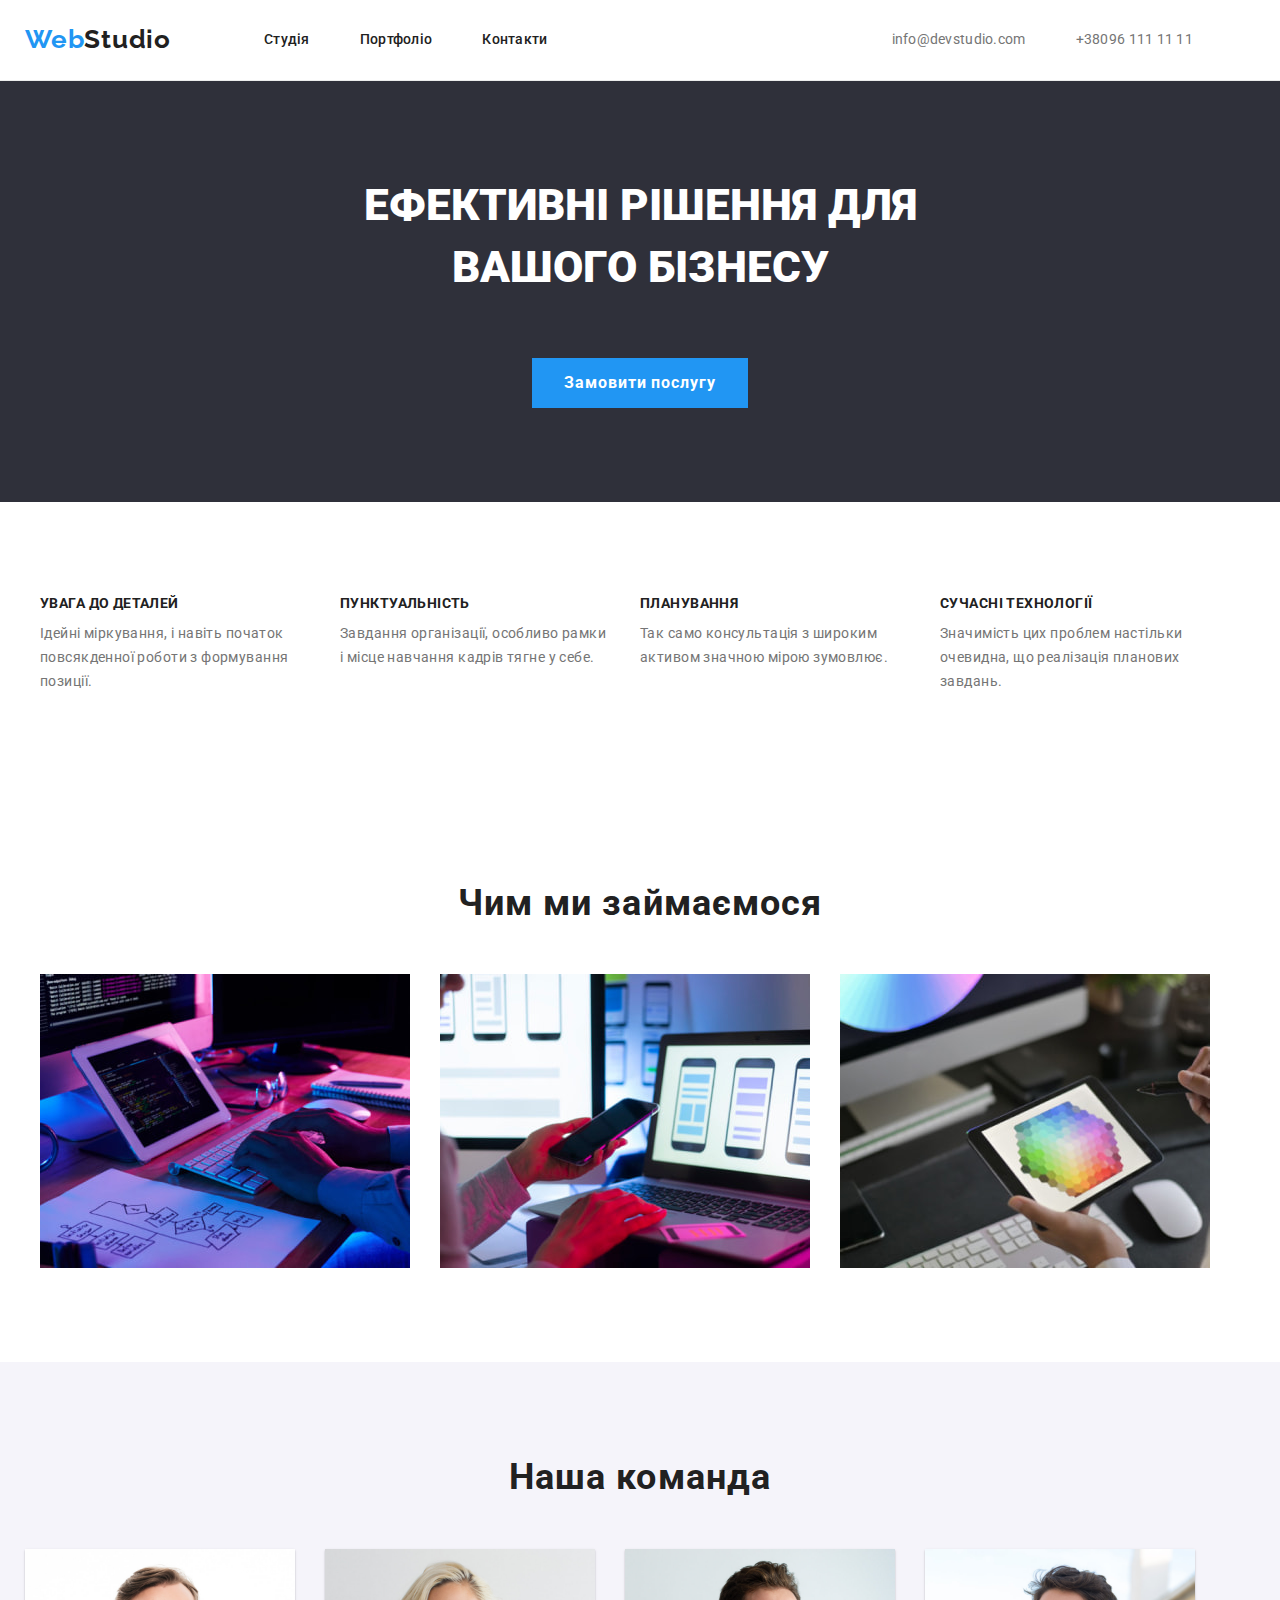
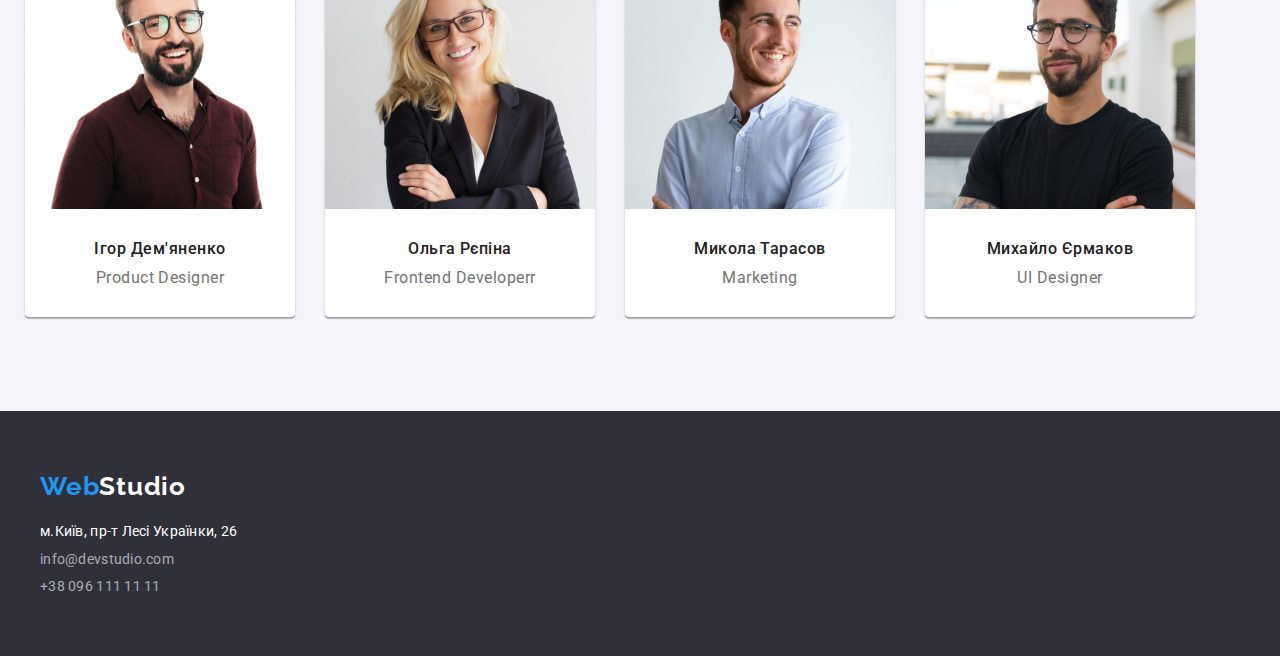
<file: index.html>
<!DOCTYPE html>
<html lang="uk">
  <head>
    <meta charset="UTF-8" />
    <meta http-equiv="X-UA-Compatible" content="IE=edge" />
    <meta name="viewport" content="width=device-width, initial-scale=1.0" />
    <title>WebStudio</title>
    <link
      rel="stylesheet"
      href="https://cdnjs.cloudflare.com/ajax/libs/modern-normalize/1.1.0/modern-normalize.min.css"
    />
    <link rel="stylesheet" href="./css/styles.css" />
    <link rel="preconnect" href="https://fonts.googleapis.com" />
    <link rel="preconnect" href="https://fonts.gstatic.com" crossorigin />
    <link
      href="https://fonts.googleapis.com/css2?family=Raleway:wght@700&family=Roboto:wght@400;500;700;900&display=swap"
      rel="stylesheet"
    />
  </head>
  <body>
    <header class="header">
      <div class="container box">
        <a class="logo-h" href="./index.html"> <span class="logo-web">Web</span>Studio </a>
        <nav class="site-nav">
          <ul class="menu list-reset">
            <li class="menu-list">
              <a class="menu-link" href="#"> Студія </a>
            </li>
            <li class="menu-list">
              <a class="menu-link" href="./portfolio.html"> Портфоліо </a>
            </li>
            <li class="menu-list">
              <a class="menu-link" href="#"> Контакти </a>
            </li>
          </ul>
        </nav>
        <ul class="contacts list-reset">
          <li class="contact-list">
            <a class="contact-link" href="mailto:info@devstudio.com">info@devstudio.com</a>
          </li>
          <li class="contact-list">
            <a class="contact-link" href="tel:+380961111111">+38096 111 11 11</a>
          </li>
        </ul>
      </div>
    </header>

    <main class="main">
      <section class="hero section">
        <div class="container hero-flex">
          <h1 class="hero-title">Ефективні рішення для вашого бізнесу</h1>
          <button class="hero-button" type="button">Замовити послугу</button>
        </div>
      </section>
      <section class="features section">
        <div class="container features-flex">
          <h2 class="visually-hidden">Наші переваги</h2>
          <ul class="features-list list-reset">
            <li class="features-item">
              <h3 class="features-title">Увага до деталей</h3>
              <p class="features-text">
                Ідейні міркування, і навіть початок повсякденної роботи з формування позиції.
              </p>
            </li>
            <li class="features-item">
              <h3 class="features-title">Пунктуальність</h3>
              <p class="features-text">
                Завдання організації, особливо рамки і місце навчання кадрів тягне у себе.
              </p>
            </li>
            <li class="features-item">
              <h3 class="features-title">Планування</h3>
              <p class="features-text">
                Так само консультація з широким активом значною мірою зумовлює.
              </p>
            </li>
            <li class="features-item">
              <h3 class="features-title">Сучасні технології</h3>
              <p class="features-text">
                Значимість цих проблем настільки очевидна, що реалізація планових завдань.
              </p>
            </li>
          </ul>
        </div>
      </section>
      <section class="specifics section">
        <div class="container specific-flex">
          <h2 class="specifics-title">Чим ми займаємося</h2>
          <ul class="specifics-list list-reset">
            <li class="specifics-item">
              <img
                class="specifics-img"
                src="./images/img1.jpg"
                alt="фото верстки сайту"
                width="370"
                height="294"
              />
            </li>
            <li class="specifics-item">
              <img
                class="specifics-img"
                src="./images/img2.jpg"
                alt="фото адаптивної верстки"
                width="370"
                height="294"
              />
            </li>
            <li class="specifics-item">
              <img
                class="specifics-img"
                src="./images/img3.jpg"
                alt="фото вибору дизайну"
                width="370"
                height="294"
              />
            </li>
          </ul>
        </div>
      </section>
      <section class="ourteam section">
        <div class="container ourteam-flex">
          <h2 class="ourteam-title">Наша команда</h2>
          <ul class="ourteam-list list-reset">
            <li class="ourteam-item">
              <img
                class="ourteam-img"
                src="./images/peopleimg1.jpg"
                alt="Фото чоловіка Product Designer"
                width="270"
                height="260"
              />
              <div class="card-text-position">
                <h3 class="ourteam-name">Ігор Дем'яненко</h3>
                <p class="ourteam-text" lang="en">Product Designer</p>
              </div>
            </li>
            <li class="ourteam-item">
              <img
                class="ourteam-img"
                src="./images/peopleimg2.jpg"
                alt="Фото жінки Frontend Developerr"
                width="270"
                height="260"
              />
              <div class="card-text-position">
                <h3 class="ourteam-name">Ольга Рєпіна</h3>
                <p class="ourteam-text" lang="en">Frontend Developerr</p>
              </div>
            </li>
            <li class="ourteam-item">
              <img
                class="ourteam-img"
                src="./images/peopleimg3.jpg"
                alt="Фото чоловіка Marketing"
                width="270"
                height="260"
              />
              <div class="card-text-position">
                <h3 class="ourteam-name">Микола Тарасов</h3>
                <p class="ourteam-text" lang="en">Marketing</p>
              </div>
            </li>
            <li class="ourteam-item">
              <img
                class="ourteam-img"
                src="./images/peopleimg4.jpg"
                alt="Фото чоловіка UI Designer"
                width="270"
                height="260"
              />
              <div class="card-text-position">
                <h3 class="ourteam-name">Михайло Єрмаков</h3>
                <p class="ourteam-text" lang="en">UI Designer</p>
              </div>
            </li>
          </ul>
        </div>
      </section>
    </main>
    <footer class="footer">
      <div class="container footer-flex">
        <a class="logo-f" href="./index.html">
          <span class="logo-web">Web</span><span class="logo-studio-f">Studio</span></a
        >
        <address class="address">
          <ul class="address-list list-reset">
            <li class="address-item">
              <a
                class="address-link"
                href="https://goo.gl/maps/TEvmrjmiFiPLDedQ6"
                target="_blank"
                rel="noopener noreferrer nofollow"
                ><span class="maps-location">м.Київ, пр-т Лесі Українки, 26</span></a
              >
            </li>
            <li class="address-item">
              <a class="address-link" href="mailto:info@devstudio.com">info@devstudio.com </a>
            </li>
            <li class="address-item">
              <a class="address-link" href="tel:+380961111111">+38 096 111 11 11</a>
            </li>
          </ul>
        </address>
      </div>
    </footer>
  </body>
</html>
</file>
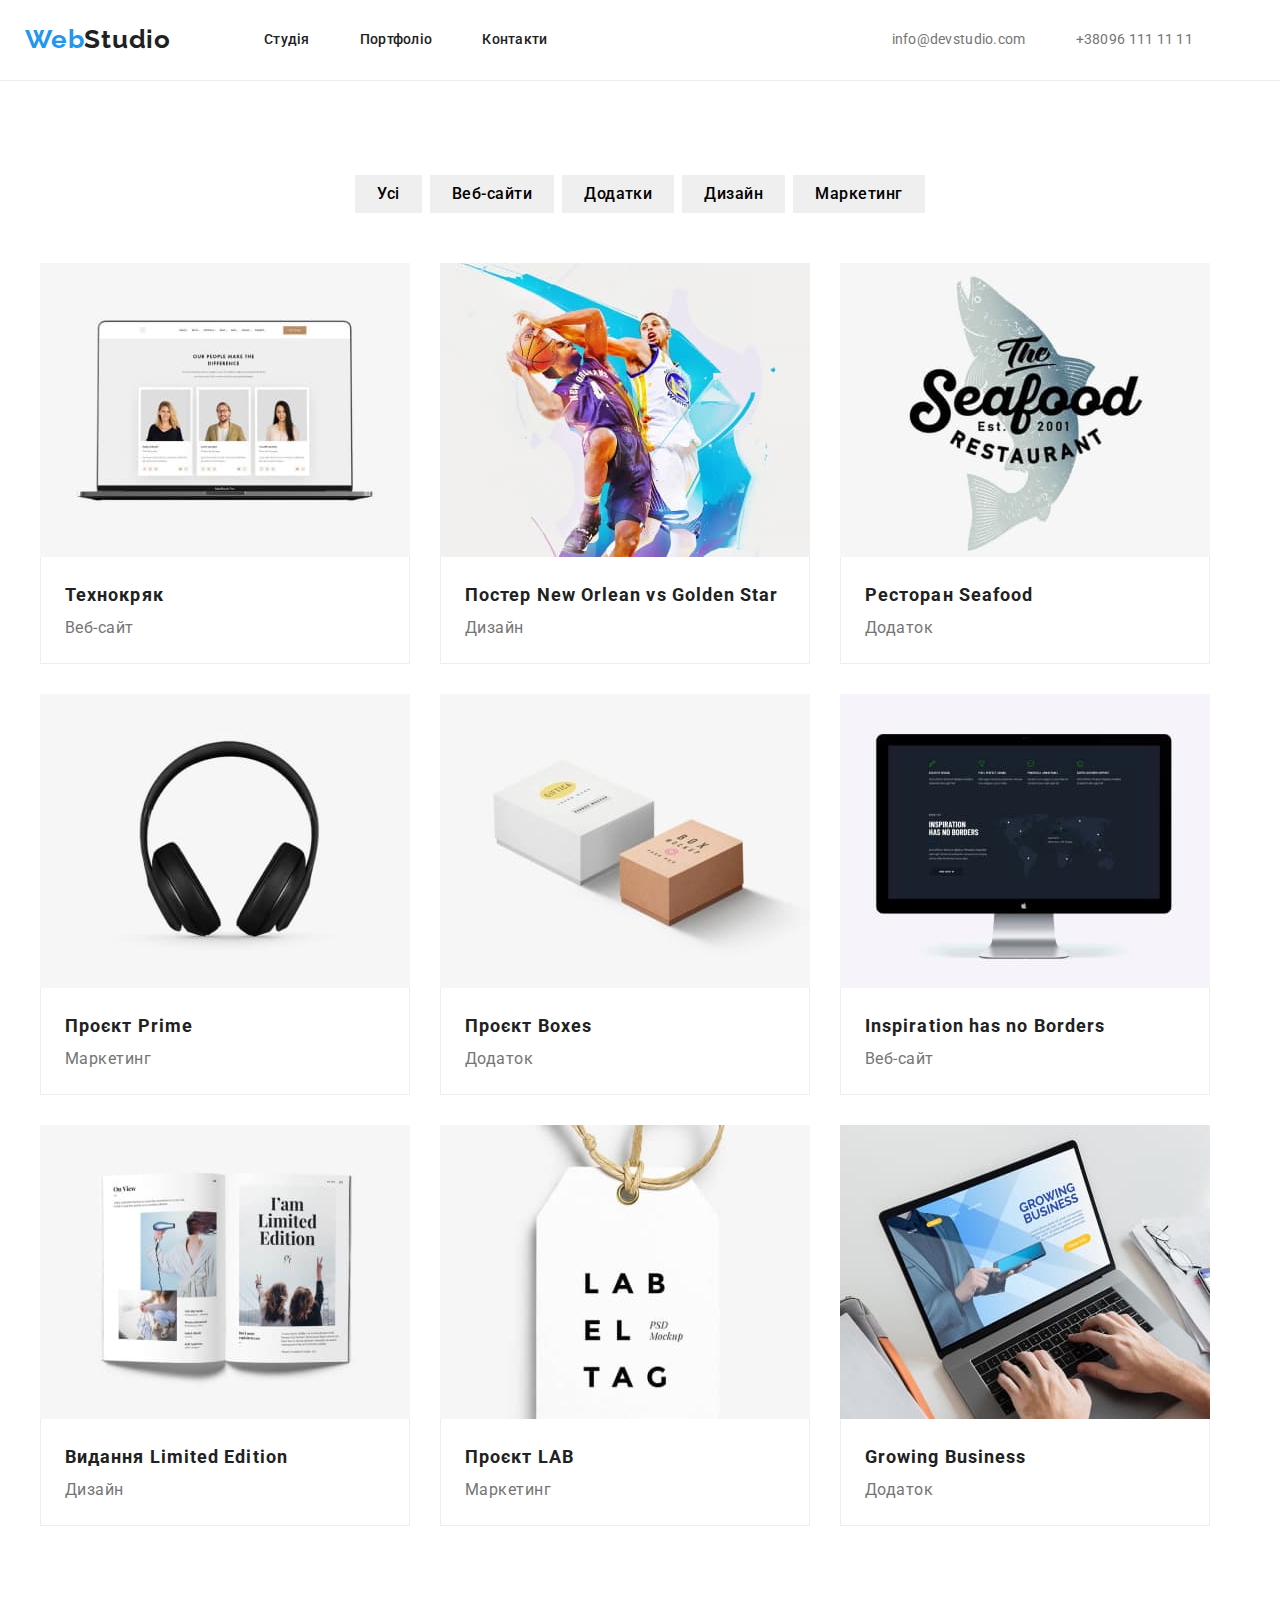
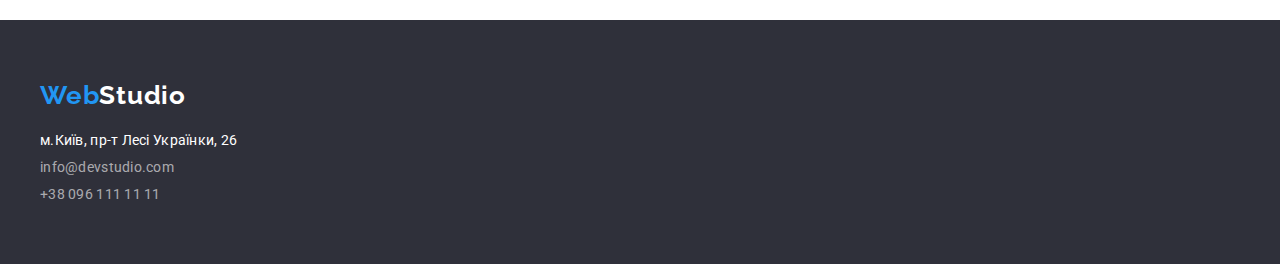
<file: portfolio.html>
<!DOCTYPE html>
<html lang="uk">
  <head>
    <meta charset="UTF-8" />
    <meta http-equiv="X-UA-Compatible" content="IE=edge" />
    <meta name="viewport" content="width=device-width, initial-scale=1.0" />
    <title>Portfolio</title>
    <link
      rel="stylesheet"
      href="https://cdnjs.cloudflare.com/ajax/libs/modern-normalize/1.1.0/modern-normalize.min.css"
    />
    <link rel="stylesheet" href="./css/styles.css" />
    <link rel="preconnect" href="https://fonts.googleapis.com" />
    <link rel="preconnect" href="https://fonts.gstatic.com" crossorigin />
    <link
      href="https://fonts.googleapis.com/css2?family=Raleway:wght@700&family=Roboto:wght@400;500;700;900&display=swap"
      rel="stylesheet"
    />
  </head>
  <body>
    <header class="header">
      <div class="container box">
        <a class="logo-h" href="./index.html">
          <span class="logo-web">Web</span><span class="logo-studio-h">Studio</span>
        </a>
        <nav class="site-nav">
          <ul class="menu list-reset">
            <li class="menu-list">
              <a class="menu-link" href="./index.html"> Студія </a>
            </li>
            <li class="menu-list">
              <a class="menu-link" href="#"> Портфоліо </a>
            </li>
            <li class="menu-list">
              <a class="menu-link" href="#"> Контакти </a>
            </li>
          </ul>
        </nav>
        <ul class="contacts list-reset">
          <li class="contact-list">
            <a class="contact-link" href="mailto:info@devstudio.com">info@devstudio.com</a>
          </li>
          <li class="contact-list">
            <a class="contact-link" href="tel:+380961111111">+38096 111 11 11</a>
          </li>
        </ul>
      </div>
    </header>

    <main class="main">
      <section class="portfolio section">
        <div class="container portfolio-flex">
          <h1 class="visually-hidden">Наші проекти</h1>
          <ul class="portfolio-filters list-reset">
            <li class="portfolio-button">
              <button class="portfolio-radio-btn" type="button">Усі</button>
            </li>

            <li class="portfolio-button">
              <button class="portfolio-radio-btn" type="button">Веб-сайти</button>
            </li>
            <li class="portfolio-button">
              <button class="portfolio-radio-btn" type="button">Додатки</button>
            </li>
            <li class="portfolio-button">
              <button class="portfolio-radio-btn" type="button">Дизайн</button>
            </li>
            <li class="portfolio-button">
              <button class="portfolio-radio-btn" type="button">Маркетинг</button>
            </li>
          </ul>

          <ul class="portfolio-list list-reset">
            <li class="project-item">
              <img
                class="portfolio-img"
                src="./images/laptop.jpg"
                alt="Ноутбук з відкритим сайтом"
                width="370"
                height="294"
              />
              <div class="portfolio-card-text-positions">
                <h2 class="portfolio-title">Технокряк</h2>
                <p class="portfolio-text">Веб-сайт</p>
              </div>
            </li>

            <li class="portfolio-item">
              <img
                class="portfolio-img"
                src="./images/peopleplaybasketball.jpg"
                alt="Люди грають в баскебол"
                width="370"
                height="294"
              />
              <div class="portfolio-card-text-positions">
                <h2 class="portfolio-title">Постер New Orlean vs Golden Star</h2>
                <p class="portfolio-text">Дизайн</p>
              </div>
            </li>

            <li>
              <img
                class="portfolio-img"
                src="./images/namerestoran.jpg"
                alt="Фото назви ресторану"
                width="370"
                height="294"
              />
              <div class="portfolio-card-text-positions">
                <h2 class="portfolio-title">Ресторан Seafood</h2>
                <p class="portfolio-text">Додаток</p>
              </div>
            </li>

            <li>
              <img
                class="portfolio-img"
                src="./images/headphone.jpg"
                alt="Навушники"
                width="370"
                height="294"
              />
              <div class="portfolio-card-text-positions">
                <h2 class="portfolio-title">Проєкт Prime</h2>
                <p class="portfolio-text">Маркетинг</p>
              </div>
            </li>

            <li>
              <img
                class="portfolio-img"
                src="./images/box.jpg"
                alt="Фото двох коробок"
                width="370"
                height="294"
              />
              <div class="portfolio-card-text-positions">
                <h2 class="portfolio-title">Проєкт Boxes</h2>
                <p class="portfolio-text">Додаток</p>
              </div>
            </li>

            <li>
              <img
                class="portfolio-img"
                src="./images/screen.jpg"
                alt="Фото сайта на екрані"
                width="370"
                height="294"
              />
              <div class="portfolio-card-text-positions">
                <h2 class="portfolio-title">Inspiration has no Borders</h2>
                <p class="portfolio-text">Веб-сайт</p>
              </div>
            </li>

            <li>
              <img
                class="portfolio-img"
                src="./images/magazine.jpg"
                alt="Віритий журнал з картинками"
                width="370"
                height="294"
              />
              <div class="portfolio-card-text-positions">
                <h2 class="portfolio-title">Видання Limited Edition</h2>
                <p class="portfolio-text">Дизайн</p>
              </div>
            </li>

            <li>
              <img
                class="portfolio-img"
                src="./images/tag.jpg"
                alt="Фото бірки з назвою проекта"
                width="370"
                height="294"
              />
              <div class="portfolio-card-text-positions">
                <h2 class="portfolio-title">Проєкт LAB</h2>
                <p class="portfolio-text">Маркетинг</p>
              </div>
            </li>

            <li>
              <img
                class="portfolio-img"
                src="./images/workonlaptop.jpg"
                alt="Фото рук які працюють за ноутбуком"
                width="370"
                height="294"
              />
              <div class="portfolio-card-text-positions">
                <h2 class="portfolio-title">Growing Business</h2>
                <p class="portfolio-text">Додаток</p>
              </div>
            </li>
          </ul>
        </div>
      </section>
    </main>
    <footer class="footer">
      <div class="container footer-flex">
        <a class="logo-f" href="./index.html">
          <span class="logo-web">Web</span><span class="logo-studio-f">Studio</span>
        </a>
        <address class="address">
          <ul class="address-list list-reset">
            <li class="address-item">
              <a
                class="address-link"
                href="https://goo.gl/maps/TEvmrjmiFiPLDedQ6"
                target="_blank"
                rel="noopener noreferrer nofollow"
                ><span class="maps-location">м.Київ, пр-т Лесі Українки, 26</span></a
              >
            </li>
            <li class="address-item">
              <a class="address-link" href="mailto:info@devstudio.com">info@devstudio.com </a>
            </li>
            <li class="address-item">
              <a class="address-link" href="tel:+380961111111">+38 096 111 11 11</a>
            </li>
          </ul>
        </address>
      </div>
    </footer>
  </body>
</html>
</file>
<file: css/styles.css>
:root {
  --primary-text-color: #212121;
  --secondary-text-color: #757575;
  --color-accent: #2196f3;
  --color-white: #ffffff;
  --color-hero: #2f303a;
  --color-footer: #2f303a;
  --color-team: #f5f4fa;
  --color-hero-button: #188ce8;
  --color-address: rgba(255, 255, 255, 0.6);
  --font-logo: 'Raleway', sans-serif;
  --font-family-primary: 'Roboto', sans-serif;
  --border-color-portfolio: #eeeeee;
}

.list-reset {
  list-style: none;
}
body {
  font-size: 16px;
  font-style: normal;
  color: var(--primary-text-color);
  font-family: var(--font-family-primary);
}
html {
  box-sizing: border-box;
}
/* *,
*::before,
*::after {
  box-sizing: inherit;
} */

h1,
h2,
h3,
h4,
h5,
h6,
p,
ul {
  margin: 0px;
  padding: 0px;
}
img {
  display: block;
  max-width: 100%;
  height: auto;
}
/*Стилізація шапки сторінок студія та портфоліо*/

.logo-f,
.logo-h {
  font-family: var(--font-logo);
  font-weight: 700;
  font-size: 26px;
  line-height: 1.2;
  text-decoration: none;
  letter-spacing: 0.03em;
  color: var(--primary-text-color);
}
.logo-web {
  color: var(--color-accent);
}
.logo-studio-h {
  color: var(--primary-text-color);
}
.menu-link {
  font-weight: 500;
  text-decoration: none;
  color: var(--primary-text-color);
  font-size: 14px;
  line-height: 1.14;
  letter-spacing: 0.02em;
}

.menu-link:hover,
.menu-link:focus {
  color: var(--color-accent);
}
.contact-link {
  text-decoration: none;
  color: var(--secondary-text-color);
  font-size: 14px;
  line-height: 1.14;
  letter-spacing: 0.02em;
}
.contact-link:hover,
.contact-link:focus {
  color: var(--color-accent);
}

/*Секція-герой-Студія*/
.hero {
  background-color: var(--color-hero);
}
.hero-title {
  color: var(--color-white);
  text-transform: uppercase;
  font-weight: 900;
  font-size: 44px;
  line-height: 1.4;
  max-width: 696px;
  margin-bottom: 30px;
}
.hero-button {
  font-size: 16px;
  font-weight: 700;
  font-family: inherit;
  line-height: 1.87;
  background-color: var(--color-accent);
  color: var(--color-white);
  letter-spacing: 0.06em;
  border: none;
  margin-top: 30px;
  padding: 10px 32px;
}
.hero-button:hover,
.hero-button:focus {
  background-color: var(--color-hero-button);
  box-shadow: 0px 4px 4px rgba(0, 0, 0, 0.15);
  border-radius: 4px;
  color: var(--color-white);
  cursor: pointer;
}
/* Секція-Наші-переваги-Студія*/

.features-title {
  text-transform: uppercase;
  font-size: 14px;
  line-height: 1.14;
  letter-spacing: 0.03em;
  color: var(--primary-text-color);
  box-sizing: content-box;
}
.features-text {
  font-size: 14px;
  line-height: 1.7;
  letter-spacing: 0.03em;
  color: var(--secondary-text-color);
  margin-top: 10px;
  max-width: 270px;
  align-items: center;
  box-sizing: content-box;
}
/* Секція-Чим-ми-займаємось-Студія */
.specifics-title {
  font-size: 36px;
  line-height: 1.17;
  letter-spacing: 0.03em;
  color: var(--primary-text-color);
  margin-bottom: 50px;
  text-align: center;
}

/* Секція-Наша-команда-Студія*/
.ourteam {
  background-color: var(--color-team);
}

.ourteam-item {
  background-color: var(--color-white);
  box-shadow: 0px 1px 3px rgba(0, 0, 0, 0.12), 0px 1px 1px rgba(0, 0, 0, 0.14),
    0px 2px 1px rgba(0, 0, 0, 0.2);
  border-radius: 0px 0px 4px 4px;
  /* height: 368px; */
}
.ourteam-title {
  font-size: 36px;
  line-height: 1.2;
  letter-spacing: 0.03em;
}
.ourteam-name {
  font-weight: 500;
  font-size: 16px;
  line-height: 1.2;
  letter-spacing: 0.03em;
  color: var(--primary-text-color);
  margin-bottom: 10px;
}
.ourteam-text {
  font-size: 16px;
  line-height: 1.2;
  letter-spacing: 0.03em;
  color: var(--secondary-text-color);
}
/* Стилізація-секції-Наші-проекти-Портфоліо  */

.visually-hidden {
  position: absolute;
  white-space: nowrap;
  width: 1px;
  height: 1px;
  overflow: hidden;
  border: 0;
  padding: 0;
  clip: rect(0 0 0 0);
  clip-path: inset(50%);
  margin: -1px;
}

.portfolio-radio-btn {
  font-family: inherit;
  font-style: normal;
  font-weight: 500;
  font-size: 16px;
  line-height: 1.6;
  letter-spacing: 0.03em;
  border: none;
  padding: 6px 22px;
}
.portfolio-radio-btn:hover,
.portfolio-radio-btn:focus {
  background-color: var(--color-accent);
  color: var(--color-white);
  cursor: pointer;
  box-shadow: 0px 3px 1px rgba(0, 0, 0, 0.1), 0px 1px 2px rgba(0, 0, 0, 0.08),
    0px 2px 2px rgba(0, 0, 0, 0.12);
  border-radius: 4px;
}
.portfolio-title {
  font-size: 18px;
  line-height: 2;
  letter-spacing: 0.06em;
}
.portfolio-text {
  line-height: 1.87;
  letter-spacing: 0.03em;
  color: var(--secondary-text-color);
}

/* Стилізація-підвалу-Студія-та-Портфоліо */
.footer {
  background-color: var(--color-footer);
}
.footer {
  background-color: var(--color-footer);
}
.logo-studio-f {
  color: var(--color-white);
}
.maps-location {
  color: var(--color-white);
}
.address-link {
  font-style: normal;
  text-decoration: none;
  color: var(--color-address);
  font-size: 14px;
  line-height: 1.14;
  letter-spacing: 0.02em;
}
.address-link:hover,
.address-link:focus {
  color: var(--color-accent);
}

/* Почfток розмітки Flex*/
.container {
  width: 100%;
  max-width: 1230px;
  margin: 0 auto;
  padding: 0 15px;
}
.section {
  padding: 94px 0;
}

.header {
  border-bottom: 1px solid #ececec;
  padding: 24px 0 25px;
}

.box {
  display: flex;
  box-sizing: content-box;
  align-items: center;
}
.site-nav {
  display: flex;
}
.menu {
  display: flex;
  gap: 50px;
  margin-left: 93px;
  margin-right: 344px;
}

.contacts {
  display: flex;
  gap: 50px;
}

.hero-flex {
  display: flex;
  box-sizing: content-box;
  flex-direction: column;
  align-items: center;
  text-align: center;
}
.features-flex {
  display: flex;
  flex-basis: calc((100%-90px) / 4);
}
.features-list {
  display: flex;
  gap: 30px;
}
.specific-flex {
  display: flex;
  flex-direction: column;
  flex-basis: calc((100%-60px) / 3);
}
.specifics-list {
  display: flex;
  flex-direction: row;
  gap: 30px;
}
.ourteam-flex {
  display: flex;
  flex-direction: column;

  text-align: center;
  box-sizing: content-box;
}
.ourteam-list {
  display: flex;
  flex-basis: calc((100%-90px) / 4);
  gap: 30px;
  margin-top: 50px;
}
.card-text-position {
  margin: 30px auto;
}
.footer-flex {
  display: flex;
  flex-direction: column;
}
.logo-f {
  margin-top: 60px;
  margin-bottom: 20px;
}
.address-list {
  display: flex;
  flex-direction: column;
  gap: 9px;
  margin-bottom: 60px;
}
.portfolio-flex {
  display: flex;
  flex-direction: column;
  align-items: center;
}
.portfolio-filters {
  display: flex;
  text-align: center;
  gap: 8px;
  margin-bottom: 50px;
}

.portfolio-list {
  display: flex;
  flex-basis: calc((100%-60px) / 3);
  flex-wrap: wrap;
  gap: 30px;
}
.portfolio-card-text-positions {
  padding: 20px 24px;
  border-bottom: 1px solid var(--border-color-portfolio);
  border-right: 1px solid var(--border-color-portfolio);
  border-left: 1px solid var(--border-color-portfolio);
}
</file>
